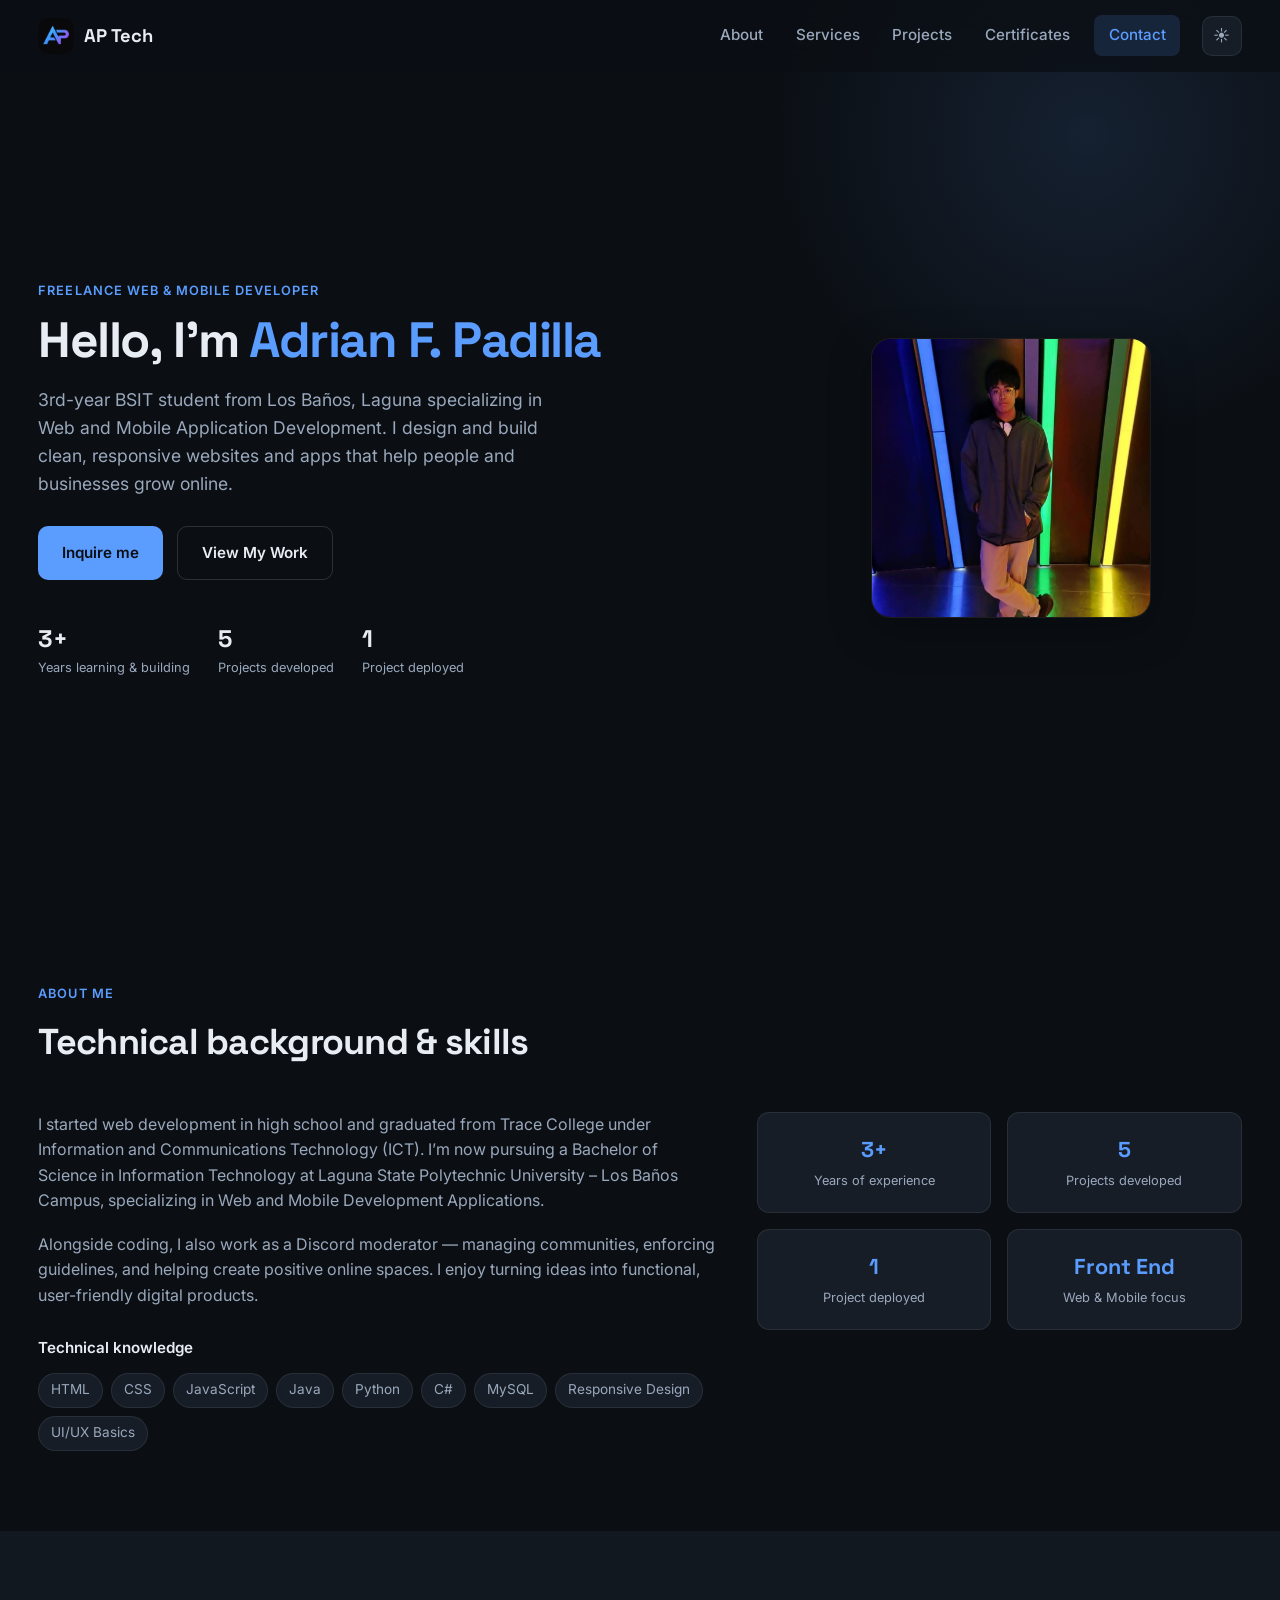
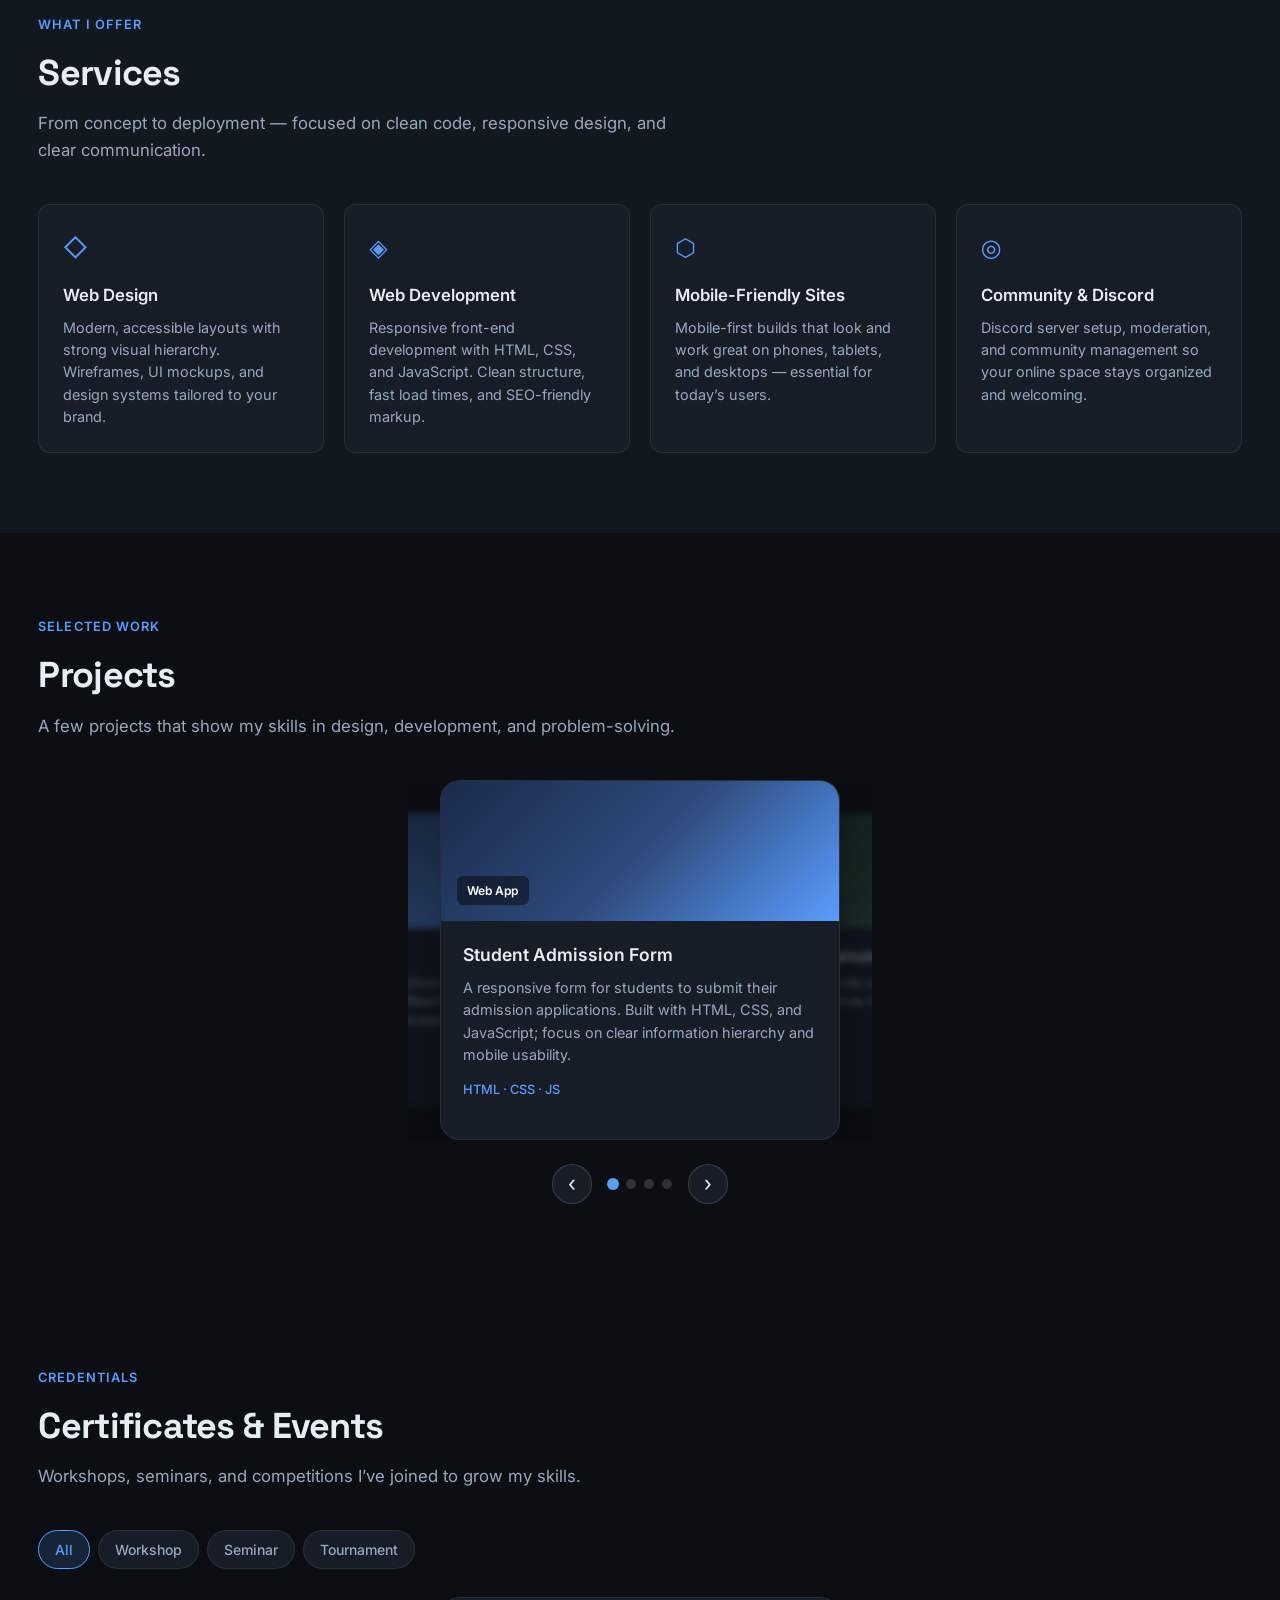
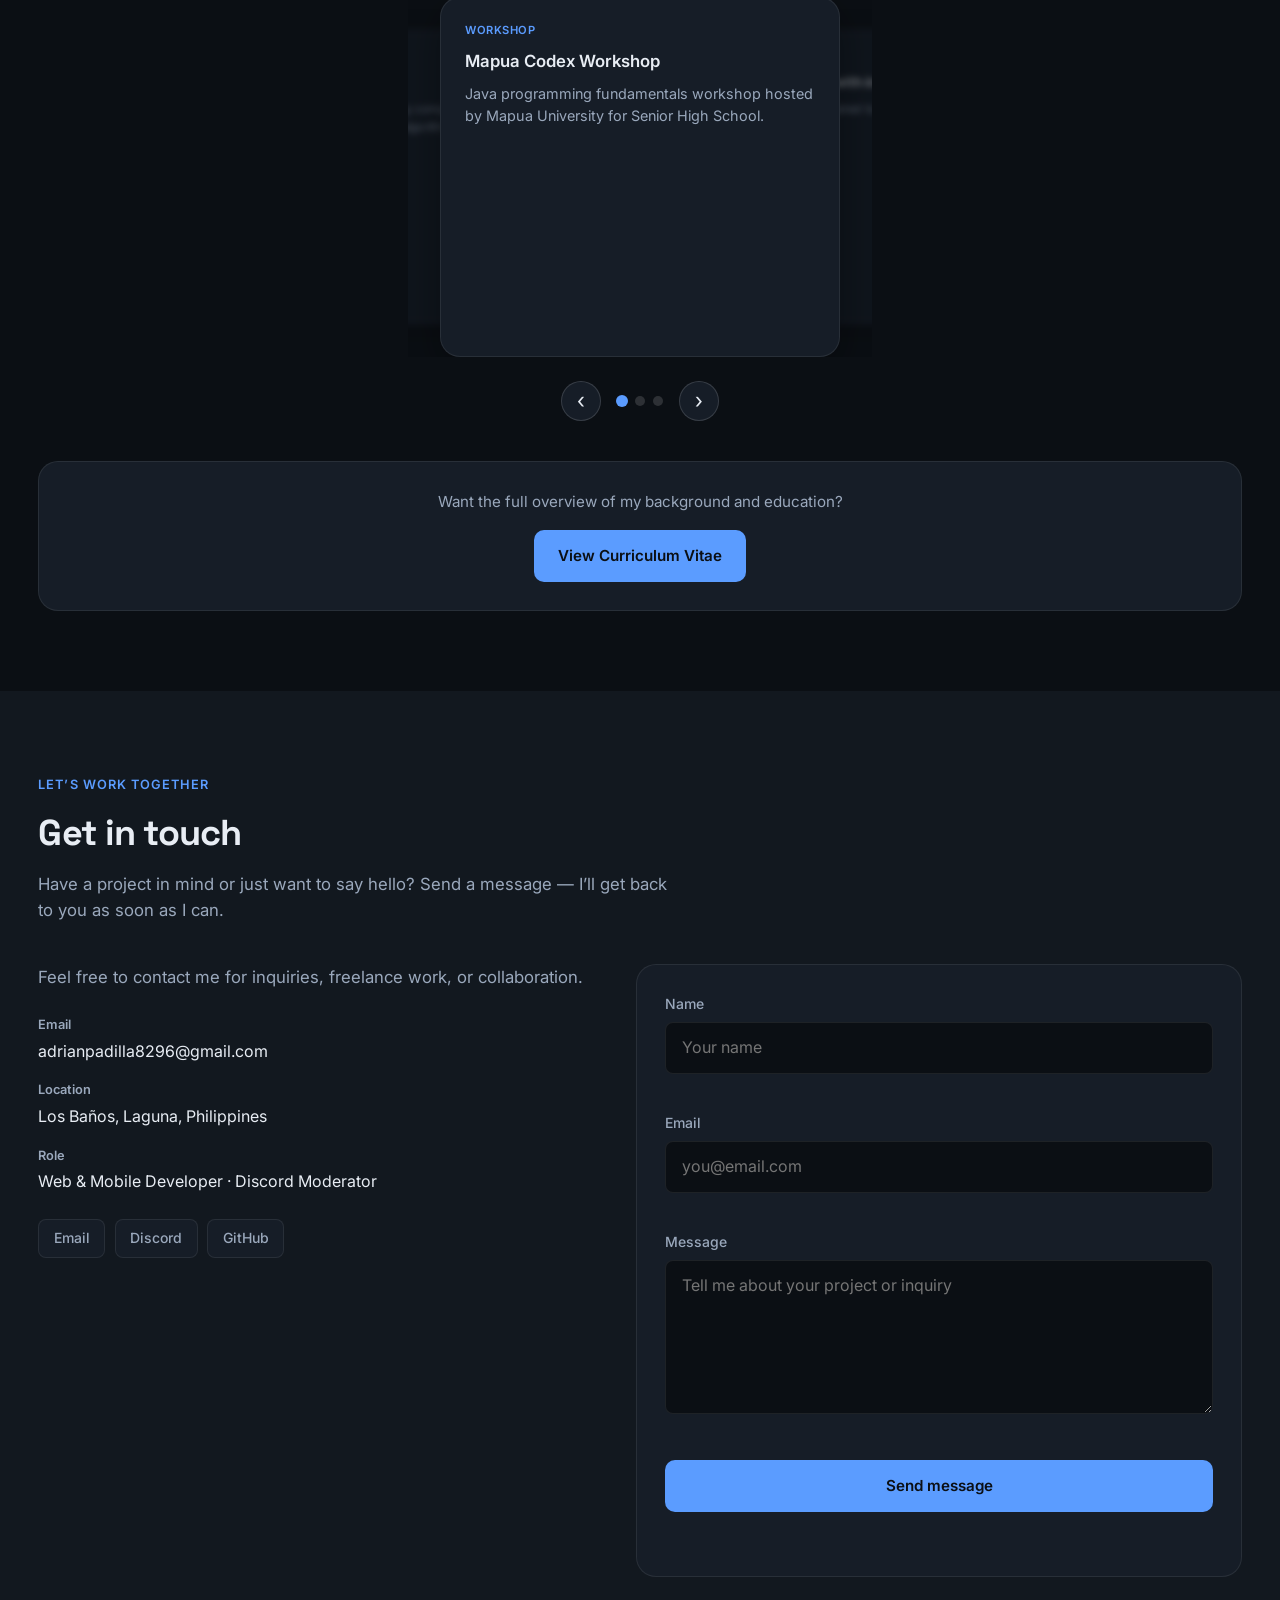
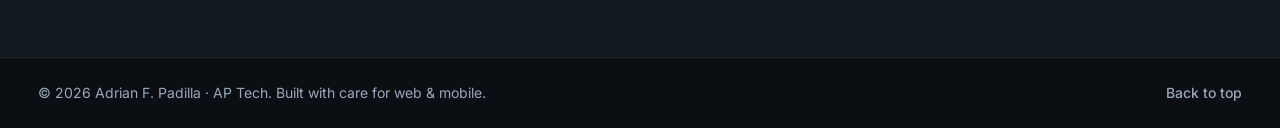
<file: index.html>
<!DOCTYPE html>
<html lang="en" data-theme="dark">
<head>
  <meta charset="UTF-8">
  <meta name="viewport" content="width=device-width, initial-scale=1.0">
  <meta name="description" content="Adrian F. Padilla — Web & Mobile Developer | Freelance Web Designer & Developer based in Los Baños, Laguna.">
  <title>Adrian F. Padilla | Web & Mobile Developer</title>
  <link rel="stylesheet" href="design.css">
  <link rel="icon" type="image/jpeg" href="ap-logo.jpg">
  <link rel="preconnect" href="https://fonts.googleapis.com">
  <link rel="preconnect" href="https://fonts.gstatic.com" crossorigin>
  <link href="https://fonts.googleapis.com/css2?family=Inter:wght@400;500;600;700;800&family=Space+Grotesk:wght@500;600;700&display=swap" rel="stylesheet">
</head>
<body>
  <div id="scroll-progress" aria-hidden="true"></div>

  <header class="site-nav" id="siteNav">
    <div class="nav-inner wrap">
      <a href="#top" class="logo" aria-label="AP Tech home">
        <img src="ap-logo.jpg" alt="AP logo" class="logo-img" width="36" height="36">
        <span class="logo-text">AP Tech</span>
      </a>
      <nav class="links" id="navLinks" aria-label="Main navigation">
        <a href="#about" class="nav-link">About</a>
        <a href="#services" class="nav-link">Services</a>
        <a href="#projects" class="nav-link">Projects</a>
        <a href="#certificates" class="nav-link">Certificates</a>
        <a href="#contact" class="nav-link nav-cta">Contact</a>
      </nav>
      <div class="nav-actions">
        <button type="button" class="theme-toggle" id="themeToggle" aria-label="Toggle light or dark mode" title="Toggle theme">
          <span class="theme-icon theme-icon-sun" aria-hidden="true">☀</span>
          <span class="theme-icon theme-icon-moon" aria-hidden="true">☾</span>
        </button>
        <button class="nav-toggle" id="navToggle" aria-label="Toggle navigation" aria-expanded="false">
          <span></span><span></span><span></span>
        </button>
      </div>
    </div>
  </header>

  <main>
    <section class="hero" id="top">
      <div class="wrap hero-inner">
        <div class="hero-content">
          <p class="eyebrow">Freelance Web & Mobile Developer</p>
          <h1>Hello, I’m <span class="accent">Adrian F. Padilla</span></h1>
          <p class="pitch">
            3rd-year BSIT student from Los Baños, Laguna specializing in Web and Mobile Application Development.
            I design and build clean, responsive websites and apps that help people and businesses grow online.
          </p>
          <div class="hero-actions">
            <a href="#contact" class="btn btn-primary inquire-btn">Inquire me</a>
            <a href="#projects" class="btn btn-ghost work-btn">View My Work</a>
          </div>
          <div class="hero-stats">
            <div class="stat">
              <span class="num">3+</span>
              <span class="label">Years learning & building</span>
            </div>
            <div class="stat">
              <span class="num">5</span>
              <span class="label">Projects developed</span>
            </div>
            <div class="stat">
              <span class="num">1</span>
              <span class="label">Project deployed</span>
            </div>
          </div>
        </div>
        <div class="hero-visual">
          <div class="avatar-card">
            <div class="avatar-placeholder">
              <img src="prof.jpg" alt="Adrian F. Padilla" class="avatar-photo">
            </div>
          </div>
        </div>
      </div>
    </section>

    <section class="section about" id="about">
      <div class="wrap">
        <div class="section-head">
          <p class="eyebrow">About me</p>
          <h2>Technical background & skills</h2>
        </div>
        <div class="about-grid">
          <div class="about-text">
            <p>
              I started web development in high school and graduated from Trace College under
              Information and Communications Technology (ICT). I’m now pursuing a Bachelor of Science
              in Information Technology at Laguna State Polytechnic University – Los Baños Campus,
              specializing in Web and Mobile Development Applications.
            </p>
            <p>
              Alongside coding, I also work as a Discord moderator — managing communities, enforcing
              guidelines, and helping create positive online spaces. I enjoy turning ideas into
              functional, user-friendly digital products.
            </p>
            <div class="skills-block">
              <h3>Technical knowledge</h3>
              <ul class="skill-tags">
                <li>HTML</li>
                <li>CSS</li>
                <li>JavaScript</li>
                <li>Java</li>
                <li>Python</li>
                <li>C#</li>
                <li>MySQL</li>
                <li>Responsive Design</li>
                <li>UI/UX Basics</li>
              </ul>
            </div>
          </div>
          <div class="about-facts">
            <div class="fact-card">
              <div class="num">3+</div>
              <div class="label">Years of experience</div>
            </div>
            <div class="fact-card">
              <div class="num">5</div>
              <div class="label">Projects developed</div>
            </div>
            <div class="fact-card">
              <div class="num">1</div>
              <div class="label">Project deployed</div>
            </div>
            <div class="fact-card">
              <div class="num">Front End</div>
              <div class="label">Web & Mobile focus</div>
            </div>
          </div>
        </div>
      </div>
    </section>

    <section class="section services" id="services">
      <div class="wrap">
        <div class="section-head">
          <p class="eyebrow">What I offer</p>
          <h2>Services</h2>
          <p class="section-desc">From concept to deployment — focused on clean code, responsive design, and clear communication.</p>
        </div>
        <div class="services-grid">
          <article class="service-card">
            <div class="service-icon" aria-hidden="true">◇</div>
            <h3>Web Design</h3>
            <p>Modern, accessible layouts with strong visual hierarchy. Wireframes, UI mockups, and design systems tailored to your brand.</p>
          </article>
          <article class="service-card">
            <div class="service-icon" aria-hidden="true">◈</div>
            <h3>Web Development</h3>
            <p>Responsive front-end development with HTML, CSS, and JavaScript. Clean structure, fast load times, and SEO-friendly markup.</p>
          </article>
          <article class="service-card">
            <div class="service-icon" aria-hidden="true">⬡</div>
            <h3>Mobile-Friendly Sites</h3>
            <p>Mobile-first builds that look and work great on phones, tablets, and desktops — essential for today’s users.</p>
          </article>
          <article class="service-card">
            <div class="service-icon" aria-hidden="true">◎</div>
            <h3>Community & Discord</h3>
            <p>Discord server setup, moderation, and community management so your online space stays organized and welcoming.</p>
          </article>
        </div>
      </div>
    </section>

    <section class="section projects" id="projects">
      <div class="wrap">
        <div class="section-head">
          <p class="eyebrow">Selected work</p>
          <h2>Projects</h2>
          <p class="section-desc">A few projects that show my skills in design, development, and problem-solving.</p>
        </div>
        <div class="carousel" id="projectsCarousel" data-carousel>
          <div class="carousel-viewport">
            <div class="carousel-track">
              <article class="project-card carousel-slide is-active">
                <div class="project-visual project-visual--1">
                  <span class="project-tag">Web App</span>
                </div>
                <div class="project-body">
                  <h3>Student Admission Form</h3>
                  <p>A responsive form for students to submit their admission applications. Built with HTML, CSS, and JavaScript; focus on clear information hierarchy and mobile usability.</p>
                  <div class="project-meta"><span>HTML · CSS · JS</span></div>
                </div>
              </article>
              <article class="project-card carousel-slide">
                <div class="project-visual project-visual--2">
                  <span class="project-tag">Mobile App</span>
                </div>
                <div class="project-body">
                  <h3>Mobile Calculator</h3>
                  <p>A simple mobile calculator app built with Android Studio. Features a clean interface and smooth user experience.</p>
                  <div class="project-meta"><span>Java</span></div>
                </div>
              </article>
              <article class="project-card carousel-slide">
                <div class="project-visual project-visual--3">
                  <span class="project-tag">Mobile App</span>
                </div>
                <div class="project-body">
                  <h3>Mobile Score Board</h3>
                  <p>A mobile app for tracking scores in basketball, built with Android Studio.</p>
                  <div class="project-meta"><span>Java</span></div>
                </div>
              </article>
              <article class="project-card carousel-slide">
                <div class="project-visual project-visual--1">
                  <span class="project-tag">Website</span>
                </div>
                <div class="project-body">
                  <h3>What The App</h3>
                  <p>“WhatTheApp” is a web-based platform that collects, organizes, and displays different technology-related resources in one place.</p>
                  <div class="project-meta"><span>HTML · CSS · JS</span></div>
                </div>
              </article>
            </div>
          </div>
          <div class="carousel-controls">
            <button type="button" class="carousel-btn carousel-prev" aria-label="Previous project">‹</button>
            <div class="carousel-dots" role="tablist" aria-label="Project slides"></div>
            <button type="button" class="carousel-btn carousel-next" aria-label="Next project">›</button>
          </div>
        </div>
      </div>
    </section>

    <section class="section certificates" id="certificates">
      <div class="wrap">
        <div class="section-head">
          <p class="eyebrow">Credentials</p>
          <h2>Certificates & Events</h2>
          <p class="section-desc">Workshops, seminars, and competitions I’ve joined to grow my skills.</p>
        </div>
        <div class="filter-row" id="filterRow" role="group" aria-label="Filter certificates">
          <button type="button" class="filter-btn active" data-filter="all">All</button>
          <button type="button" class="filter-btn" data-filter="workshop">Workshop</button>
          <button type="button" class="filter-btn" data-filter="seminar">Seminar</button>
          <button type="button" class="filter-btn" data-filter="tournament">Tournament</button>
        </div>
        <div class="carousel" id="certsCarousel" data-carousel>
          <div class="carousel-viewport">
            <div class="carousel-track" id="workGrid"></div>
          </div>
          <div class="carousel-controls">
            <button type="button" class="carousel-btn carousel-prev" aria-label="Previous certificate">‹</button>
            <div class="carousel-dots" role="tablist" aria-label="Certificate slides"></div>
            <button type="button" class="carousel-btn carousel-next" aria-label="Next certificate">›</button>
          </div>
        </div>
        <div class="cv-cta">
          <p class="cv-cta-text">Want the full overview of my background and education?</p>
          <a href="Adrian-Padilla-CV.pdf" class="btn btn-primary" target="_blank" rel="noopener">View Curriculum Vitae</a>
        </div>
      </div>
    </section>

    <section class="section contact" id="contact">
      <div class="wrap">
        <div class="section-head">
          <p class="eyebrow">Let’s work together</p>
          <h2>Get in touch</h2>
          <p class="section-desc">Have a project in mind or just want to say hello? Send a message — I’ll get back to you as soon as I can.</p>
        </div>
        <div class="contact-grid">
          <div class="contact-text">
            <p class="contact-lead">Feel free to contact me for inquiries, freelance work, or collaboration.</p>
            <ul class="contact-details">
              <li>
                <strong>Email</strong>
                <a href="mailto:adrianpadilla8296@gmail.com">adrianpadilla8296@gmail.com</a>
              </li>
              <li>
                <strong>Location</strong>
                <span>Los Baños, Laguna, Philippines</span>
              </li>
              <li>
                <strong>Role</strong>
                <span>Web & Mobile Developer · Discord Moderator</span>
              </li>
            </ul>
            <div class="social-list">
              <a href="mailto:adrianpadilla8296@gmail.com" class="social-link">Email</a>
              <a href="#" class="social-link" rel="noopener">Discord</a>
              <a href="#" class="social-link" rel="noopener">GitHub</a>
            </div>
          </div>
          <form class="contact-form" id="contactForm" novalidate>
            <div class="field" id="nameField">
              <label for="nameInput">Name</label>
              <input type="text" id="nameInput" name="name" placeholder="Your name" autocomplete="name" required>
              <div class="err" id="nameErr" role="alert"></div>
            </div>
            <div class="field" id="emailField">
              <label for="emailInput">Email</label>
              <input type="email" id="emailInput" name="email" placeholder="you@email.com" autocomplete="email" required>
              <div class="err" id="emailErr" role="alert"></div>
            </div>
            <div class="field" id="messageField">
              <label for="messageInput">Message</label>
              <textarea id="messageInput" name="message" rows="5" placeholder="Tell me about your project or inquiry" required></textarea>
              <div class="err" id="messageErr" role="alert"></div>
            </div>
            <button type="submit" class="btn btn-primary btn-full">Send message</button>
            <div class="form-status" id="formStatus" role="status" aria-live="polite"></div>
          </form>
        </div>
      </div>
    </section>
  </main>

  <footer class="site-footer">
    <div class="wrap footer-inner">
      <p>© <span id="year"></span> Adrian F. Padilla · AP Tech. Built with care for web & mobile.</p>
      <a href="#top" class="back-top">Back to top</a>
    </div>
  </footer>

  <script src="framework.js"></script>
</body>
</html>
</file>
<file: design.css>
/* ============================================
   AP Tech Portfolio — design.css
   Dark + light themes, carousels (slide / scale / blur)
   ============================================ */

:root,
[data-theme="dark"] {
  --bg: #0b0f14;
  --bg-elevated: #12181f;
  --bg-card: #161d27;
  --border: rgba(255, 255, 255, 0.08);
  --border-strong: rgba(255, 255, 255, 0.14);
  --text: #e8edf4;
  --text-muted: #9aa8bc;
  --accent: #5b9cff;
  --accent-soft: rgba(91, 156, 255, 0.15);
  --accent-hover: #7ab0ff;
  --success: #3dd68c;
  --error: #ff6b7a;
  --nav-bg: rgba(11, 15, 20, 0.75);
  --nav-bg-scrolled: rgba(11, 15, 20, 0.92);
  --shadow: 0 12px 40px rgba(0, 0, 0, 0.35);
  --carousel-side: 0.82;
  --carousel-blur: 4px;
}

[data-theme="light"] {
  --bg: #f4f6fa;
  --bg-elevated: #ffffff;
  --bg-card: #ffffff;
  --border: rgba(15, 23, 42, 0.08);
  --border-strong: rgba(15, 23, 42, 0.16);
  --text: #0f172a;
  --text-muted: #64748b;
  /* Darker blue so accent text stays readable on light backgrounds */
  --accent: #1d4ed8;
  --accent-soft: rgba(29, 78, 216, 0.12);
  --accent-hover: #1e40af;
  --success: #16a34a;
  --error: #dc2626;
  --nav-bg: rgba(244, 246, 250, 0.85);
  --nav-bg-scrolled: rgba(255, 255, 255, 0.95);
  --shadow: 0 12px 40px rgba(15, 23, 42, 0.08);
}

:root {
  --radius: 12px;
  --radius-lg: 20px;
  --nav-h: 72px;
  --font: "Inter", system-ui, -apple-system, sans-serif;
  --font-display: "Space Grotesk", var(--font);
  --transition: 0.2s ease;
}

*,
*::before,
*::after {
  box-sizing: border-box;
  margin: 0;
  padding: 0;
}

html {
  scroll-behavior: smooth;
  scroll-padding-top: calc(var(--nav-h) + 16px);
}

body {
  font-family: var(--font);
  background: var(--bg);
  color: var(--text);
  line-height: 1.6;
  min-height: 100vh;
  -webkit-font-smoothing: antialiased;
  transition: background 0.3s ease, color 0.3s ease;
}

img {
  max-width: 100%;
  height: auto;
  display: block;
}

a {
  color: var(--accent);
  text-decoration: none;
  transition: color var(--transition);
}

a:hover {
  color: var(--accent-hover);
}

ul {
  list-style: none;
}

button,
input,
textarea {
  font: inherit;
  color: inherit;
}

.wrap {
  width: min(1280px, 94%);
  margin-inline: auto;
}

html.menu-open,
body.menu-open {
  overflow: hidden !important;
  touch-action: none !important;
  overscroll-behavior: none;
}

body.menu-open {
  position: fixed;
  width: 100%;
  left: 0;
  right: 0;
}

.section {
  padding: 5rem 0;
}

.section-head {
  margin-bottom: 2.5rem;
  max-width: 640px;
}

.section-head h2 {
  font-family: var(--font-display);
  font-size: clamp(1.75rem, 4vw, 2.25rem);
  font-weight: 700;
  letter-spacing: -0.02em;
  margin-bottom: 0.5rem;
}

.section-desc {
  color: var(--text-muted);
  font-size: 1.05rem;
}

.eyebrow {
  display: inline-block;
  font-size: 0.8rem;
  font-weight: 600;
  letter-spacing: 0.08em;
  text-transform: uppercase;
  color: var(--accent);
  margin-bottom: 0.6rem;
}

#scroll-progress {
  position: fixed;
  top: 0;
  left: 0;
  height: 3px;
  width: 0%;
  background: linear-gradient(90deg, var(--accent), #a78bfa);
  z-index: 1000;
  transition: width 0.05s linear;
}

/* Navigation */
.site-nav {
  position: fixed;
  top: 0;
  left: 0;
  right: 0;
  height: var(--nav-h);
  z-index: 250;
  background: var(--nav-bg);
  backdrop-filter: blur(14px);
  border-bottom: 1px solid transparent;
  transition: border-color var(--transition), background var(--transition);
}

/* Solid header when mobile menu is open so nothing shows through */
body.menu-open .site-nav {
  background: var(--bg);
  backdrop-filter: none;
  border-bottom-color: var(--border);
}

.site-nav.scrolled {
  border-bottom-color: var(--border);
  background: var(--nav-bg-scrolled);
}

.nav-inner {
  display: flex;
  align-items: center;
  justify-content: space-between;
  height: 100%;
  position: relative;
  gap: 1rem;
}

.logo {
  display: flex;
  align-items: center;
  gap: 0.6rem;
  color: var(--text);
  font-family: var(--font-display);
  font-weight: 700;
  font-size: 1.15rem;
  z-index: 2;
  flex-shrink: 0;
}

.logo:hover {
  color: var(--text);
}

.logo-img {
  width: 36px;
  height: 36px;
  border-radius: 10px;
  object-fit: cover;
  background: #000;
}

.nav-actions {
  display: flex;
  align-items: center;
  gap: 0.5rem;
  z-index: 2;
  margin-left: auto;
  flex-shrink: 0;
}

.theme-toggle {
  display: flex;
  align-items: center;
  justify-content: center;
  width: 40px;
  height: 40px;
  border-radius: 10px;
  border: 1px solid var(--border);
  background: var(--bg-card);
  cursor: pointer;
  color: var(--text-muted);
  transition: background var(--transition), color var(--transition), border-color var(--transition);
}

.theme-toggle:hover {
  color: var(--text);
  border-color: var(--border-strong);
}

.theme-icon-moon {
  display: none;
}

[data-theme="light"] .theme-icon-sun {
  display: none;
}

[data-theme="light"] .theme-icon-moon {
  display: inline;
}

.links {
  display: flex;
  align-items: center;
  gap: 0.25rem;
  margin-left: auto;
}

.nav-actions {
  margin-left: 0.35rem;
}

.nav-link {
  color: var(--text-muted);
  font-size: 0.95rem;
  font-weight: 500;
  padding: 0.5rem 0.9rem;
  border-radius: 8px;
  transition: color var(--transition), background var(--transition);
}

.nav-link:hover,
.nav-link.active {
  color: var(--text);
  background: var(--accent-soft);
}

.nav-link.nav-cta {
  background: var(--accent-soft);
  color: var(--accent);
  margin-left: 0.35rem;
}

.nav-link.nav-cta:hover {
  background: rgba(91, 156, 255, 0.25);
  color: var(--accent-hover);
}

.nav-toggle {
  display: none;
  flex-direction: column;
  gap: 5px;
  background: none;
  border: none;
  cursor: pointer;
  padding: 8px;
}

.nav-toggle span {
  display: block;
  width: 22px;
  height: 2px;
  background: var(--text);
  border-radius: 1px;
  transition: transform var(--transition), opacity var(--transition);
}

.nav-toggle[aria-expanded="true"] span:nth-child(1) {
  transform: translateY(7px) rotate(45deg);
}

.nav-toggle[aria-expanded="true"] span:nth-child(2) {
  opacity: 0;
}

.nav-toggle[aria-expanded="true"] span:nth-child(3) {
  transform: translateY(-7px) rotate(-45deg);
}

/* Buttons */
.btn {
  display: inline-flex;
  align-items: center;
  justify-content: center;
  gap: 0.5rem;
  padding: 0.85rem 1.5rem;
  font-weight: 600;
  font-size: 0.95rem;
  border-radius: 10px;
  border: none;
  cursor: pointer;
  transition: background var(--transition), color var(--transition), transform 0.15s ease, box-shadow var(--transition);
}

.btn:active {
  transform: scale(0.98);
}

.btn-primary {
  background: var(--accent);
  color: #fff;
}

[data-theme="dark"] .btn-primary {
  color: #0b0f14;
}

.btn-primary:hover {
  background: var(--accent-hover);
  box-shadow: 0 8px 24px rgba(91, 156, 255, 0.35);
}

.btn-ghost {
  background: transparent;
  color: var(--text);
  border: 1px solid var(--border-strong);
}

.btn-ghost:hover {
  background: var(--accent-soft);
  border-color: var(--text-muted);
  color: var(--text);
}

.btn-full {
  width: 100%;
}

/* Hero */
.hero {
  min-height: 100vh;
  display: flex;
  align-items: center;
  padding: calc(var(--nav-h) + 3rem) 0 4rem;
  position: relative;
  overflow: hidden;
}

.hero::before {
  content: "";
  position: absolute;
  top: -20%;
  right: -10%;
  width: 50%;
  height: 70%;
  background: radial-gradient(ellipse, rgba(91, 156, 255, 0.12), transparent 70%);
  pointer-events: none;
}

.hero-inner {
  display: grid;
  grid-template-columns: 1.2fr 0.8fr;
  gap: 3rem;
  align-items: center;
}

.hero-content h1 {
  font-family: var(--font-display);
  font-size: clamp(2.1rem, 5vw, 3.1rem);
  font-weight: 700;
  line-height: 1.15;
  letter-spacing: -0.03em;
  margin-bottom: 1.1rem;
}

.hero-content .accent {
  color: var(--accent);
}

.pitch {
  color: var(--text-muted);
  font-size: 1.1rem;
  max-width: 520px;
  margin-bottom: 1.75rem;
}

.hero-actions {
  display: flex;
  flex-wrap: wrap;
  gap: 0.85rem;
  margin-bottom: 2.5rem;
}

.hero-stats {
  display: flex;
  flex-wrap: wrap;
  gap: 1.75rem;
}

.hero-stats .stat {
  display: flex;
  flex-direction: column;
}

.hero-stats .num {
  font-family: var(--font-display);
  font-size: 1.5rem;
  font-weight: 700;
  color: var(--text);
}

.hero-stats .label {
  font-size: 0.8rem;
  color: var(--text-muted);
}

.hero-visual {
  display: flex;
  justify-content: center;
}

.avatar-card {
  position: relative;
  width: min(280px, 100%);
}

.avatar-placeholder {
  aspect-ratio: 1;
  border-radius: var(--radius-lg);
  background: #0a0a0a;
  border: 1px solid var(--border);
  display: flex;
  align-items: center;
  justify-content: center;
  overflow: hidden;
  box-shadow: var(--shadow);
}

.avatar-photo {
  width: 100%;
  height: 100%;
  object-fit: cover;
  object-position: center top;
}

.avatar-badge {
  position: absolute;
  bottom: -12px;
  left: 50%;
  transform: translateX(-50%);
  white-space: nowrap;
  background: var(--bg-elevated);
  border: 1px solid var(--border-strong);
  padding: 0.4rem 0.9rem;
  border-radius: 999px;
  font-size: 0.8rem;
  font-weight: 500;
  color: var(--success);
  box-shadow: var(--shadow);
}

/* About */
.about-grid {
  display: grid;
  grid-template-columns: 1.4fr 1fr;
  gap: 2.5rem;
  align-items: start;
}

.about-text p {
  color: var(--text-muted);
  margin-bottom: 1.1rem;
}

.skills-block {
  margin-top: 1.75rem;
}

.skills-block h3 {
  font-size: 0.95rem;
  font-weight: 600;
  margin-bottom: 0.75rem;
}

.skill-tags {
  display: flex;
  flex-wrap: wrap;
  gap: 0.5rem;
}

.skill-tags li {
  background: var(--bg-card);
  border: 1px solid var(--border);
  padding: 0.35rem 0.75rem;
  border-radius: 999px;
  font-size: 0.85rem;
  color: var(--text-muted);
}

.about-facts {
  display: grid;
  grid-template-columns: 1fr 1fr;
  gap: 1rem;
}

.fact-card {
  background: var(--bg-card);
  border: 1px solid var(--border);
  border-radius: var(--radius);
  padding: 1.25rem;
  text-align: center;
}

.fact-card .num {
  font-family: var(--font-display);
  font-size: 1.35rem;
  font-weight: 700;
  color: var(--accent);
  margin-bottom: 0.25rem;
}

.fact-card .label {
  font-size: 0.8rem;
  color: var(--text-muted);
}

/* Services */
.services {
  background: var(--bg-elevated);
}

.services-grid {
  display: grid;
  grid-template-columns: repeat(4, 1fr);
  gap: 1.25rem;
}

.service-card {
  background: var(--bg-card);
  border: 1px solid var(--border);
  border-radius: var(--radius);
  padding: 1.5rem;
  transition: border-color var(--transition), transform var(--transition);
}

.service-card:hover {
  border-color: var(--border-strong);
  transform: translateY(-3px);
}

.service-icon {
  font-size: 1.5rem;
  color: var(--accent);
  margin-bottom: 0.9rem;
}

.service-card h3 {
  font-size: 1.05rem;
  font-weight: 600;
  margin-bottom: 0.5rem;
}

.service-card p {
  font-size: 0.9rem;
  color: var(--text-muted);
  line-height: 1.55;
}

/* ========== Carousel (slide / scale / blur) ========== */
.carousel {
  position: relative;
  display: flex;
  flex-direction: column;
  align-items: center;
  gap: 1.25rem;
  max-width: 100%;
  overflow: hidden;
}

.carousel-viewport {
  width: 100%;
  max-width: 480px;
  overflow: visible;
  perspective: 1000px;
  padding-inline: 0.5rem;
}

.carousel-track {
  display: flex;
  align-items: stretch;
  position: relative;
  width: 100%;
  /* Fixed height prevents page jump when switching slides */
  height: 360px;
  min-height: 360px;
  overflow: hidden;
}

.carousel-slide.project-card,
.carousel-slide.cert-card {
  height: 100%;
  display: flex;
  flex-direction: column;
}

.carousel-slide .project-body {
  flex: 1;
}

.carousel-slide.cert-card {
  overflow-y: auto;
}

.carousel-slide {
  position: absolute;
  left: 50%;
  top: 0;
  width: 100%;
  max-width: 400px;
  margin-left: -200px;
  opacity: 0;
  transform: translateX(60%) scale(0.85);
  filter: blur(var(--carousel-blur));
  pointer-events: none;
  transition:
    transform 0.5s cubic-bezier(0.25, 0.8, 0.25, 1),
    opacity 0.45s ease,
    filter 0.45s ease;
  z-index: 0;
}

.carousel-slide.is-active {
  opacity: 1;
  transform: translateX(0) scale(1);
  filter: blur(0);
  pointer-events: auto;
  z-index: 2;
}

.carousel-slide.is-prev {
  opacity: 0.45;
  transform: translateX(-70%) scale(var(--carousel-side));
  filter: blur(var(--carousel-blur));
  z-index: 1;
}

.carousel-slide.is-next {
  opacity: 0.45;
  transform: translateX(70%) scale(var(--carousel-side));
  filter: blur(var(--carousel-blur));
  z-index: 1;
}

.carousel-controls {
  display: flex;
  align-items: center;
  justify-content: center;
  gap: 1rem;
  width: 100%;
  margin-top: 0.25rem;
}

.carousel-btn {
  position: static;
  flex-shrink: 0;
  width: 40px;
  height: 40px;
  border-radius: 50%;
  border: 1px solid var(--border-strong);
  background: var(--bg-card);
  color: var(--text);
  font-size: 1.35rem;
  line-height: 1;
  cursor: pointer;
  display: flex;
  align-items: center;
  justify-content: center;
  box-shadow: none;
  transition: background var(--transition), border-color var(--transition), color var(--transition);
}

.carousel-btn:hover {
  background: var(--accent);
  border-color: var(--accent);
  color: #fff;
}

[data-theme="dark"] .carousel-btn:hover {
  color: #0b0f14;
}

/* CV under credentials */
.cv-cta {
  margin-top: 2.5rem;
  text-align: center;
  padding: 1.75rem;
  background: var(--bg-card);
  border: 1px solid var(--border);
  border-radius: var(--radius-lg);
}

.cv-cta-text {
  color: var(--text-muted);
  margin-bottom: 1rem;
  font-size: 0.95rem;
}

.carousel-dots {
  display: flex;
  gap: 0.5rem;
  justify-content: center;
  align-items: center;
  flex-wrap: wrap;
}

.carousel-dot {
  width: 10px;
  height: 10px;
  border-radius: 50%;
  border: none;
  background: var(--border-strong);
  cursor: pointer;
  padding: 0;
  transition: background var(--transition), transform var(--transition);
}

.carousel-dot.active {
  background: var(--accent);
  transform: scale(1.2);
}

.carousel-dot:hover {
  background: var(--accent-hover);
}

/* Project cards inside carousel */
.project-card {
  background: var(--bg-card);
  border: 1px solid var(--border);
  border-radius: var(--radius-lg);
  overflow: hidden;
  box-shadow: var(--shadow);
}

.project-visual {
  height: 140px;
  position: relative;
  display: flex;
  align-items: flex-end;
  padding: 1rem;
}

.project-visual--1 {
  background: linear-gradient(135deg, #1a2a4a 0%, #2d4a7a 50%, #5b9cff 100%);
}

.project-visual--2 {
  background: linear-gradient(135deg, #1a2e24 0%, #2a4a3a 50%, #3dd68c 100%);
}

.project-visual--3 {
  background: linear-gradient(135deg, #2a1a3a 0%, #4a2d6a 50%, #a78bfa 100%);
}

.project-tag {
  background: rgba(0, 0, 0, 0.45);
  backdrop-filter: blur(6px);
  padding: 0.3rem 0.65rem;
  border-radius: 6px;
  font-size: 0.75rem;
  font-weight: 600;
  color: #fff;
}

.project-body {
  padding: 1.25rem 1.35rem 1.5rem;
}

.project-body h3 {
  font-size: 1.1rem;
  font-weight: 600;
  margin-bottom: 0.5rem;
}

.project-body p {
  font-size: 0.9rem;
  color: var(--text-muted);
  margin-bottom: 0.85rem;
  line-height: 1.55;
}

.project-meta {
  font-size: 0.8rem;
  color: var(--accent);
  font-weight: 500;
}

/* Certificates filter + cards */
.filter-row {
  display: flex;
  flex-wrap: wrap;
  gap: 0.5rem;
  margin-bottom: 1.75rem;
}

.filter-btn {
  background: var(--bg-card);
  border: 1px solid var(--border);
  color: var(--text-muted);
  padding: 0.45rem 1rem;
  border-radius: 999px;
  font-size: 0.875rem;
  font-weight: 500;
  cursor: pointer;
  transition: background var(--transition), color var(--transition), border-color var(--transition);
}

.filter-btn:hover {
  border-color: var(--border-strong);
  color: var(--text);
}

.filter-btn.active {
  background: var(--accent-soft);
  border-color: var(--accent);
  color: var(--accent);
}

.cert-card {
  background: var(--bg-card);
  border: 1px solid var(--border);
  border-radius: var(--radius-lg);
  padding: 1.5rem;
  box-shadow: var(--shadow);
  min-height: 180px;
}

.cert-type {
  display: inline-block;
  font-size: 0.7rem;
  font-weight: 600;
  text-transform: uppercase;
  letter-spacing: 0.05em;
  color: var(--accent);
  margin-bottom: 0.5rem;
}

.cert-card h3 {
  font-size: 1.05rem;
  font-weight: 600;
  margin-bottom: 0.5rem;
}

.cert-card p {
  font-size: 0.9rem;
  color: var(--text-muted);
  line-height: 1.55;
}

/* Contact */
.contact {
  background: var(--bg-elevated);
}

.contact-grid {
  display: grid;
  grid-template-columns: 1fr 1.1fr;
  gap: 3rem;
  align-items: start;
}

.contact-lead {
  color: var(--text-muted);
  margin-bottom: 1.5rem;
  font-size: 1.05rem;
}

.contact-details {
  margin-bottom: 1.5rem;
}

.contact-details li {
  margin-bottom: 1rem;
}

.contact-details strong {
  display: block;
  font-size: 0.8rem;
  font-weight: 600;
  color: var(--text-muted);
  margin-bottom: 0.2rem;
}

.contact-details a,
.contact-details span {
  color: var(--text);
  font-size: 1rem;
}

.social-list {
  display: flex;
  flex-wrap: wrap;
  gap: 0.6rem;
}

.social-link {
  background: var(--bg-card);
  border: 1px solid var(--border);
  padding: 0.45rem 0.9rem;
  border-radius: 8px;
  font-size: 0.875rem;
  font-weight: 500;
  color: var(--text-muted);
}

.social-link:hover {
  border-color: var(--accent);
  color: var(--accent);
}

.contact-form {
  background: var(--bg-card);
  border: 1px solid var(--border);
  border-radius: var(--radius-lg);
  padding: 1.75rem;
}

.field {
  margin-bottom: 1.15rem;
}

.field label {
  display: block;
  font-size: 0.875rem;
  font-weight: 500;
  margin-bottom: 0.4rem;
  color: var(--text-muted);
}

.field input,
.field textarea {
  width: 100%;
  background: var(--bg);
  border: 1px solid var(--border);
  border-radius: 8px;
  padding: 0.75rem 1rem;
  transition: border-color var(--transition), box-shadow var(--transition);
}

.field input:focus,
.field textarea:focus {
  outline: none;
  border-color: var(--accent);
  box-shadow: 0 0 0 3px var(--accent-soft);
}

.field input.error,
.field textarea.error {
  border-color: var(--error);
}

.err {
  font-size: 0.8rem;
  color: var(--error);
  min-height: 1.2em;
  margin-top: 0.3rem;
}

.form-status {
  margin-top: 1rem;
  font-size: 0.9rem;
  text-align: center;
  min-height: 1.4em;
}

.form-status.success {
  color: var(--success);
}

.form-status.error {
  color: var(--error);
}

/* Footer */
.site-footer {
  border-top: 1px solid var(--border);
  padding: 1.5rem 0;
}

.footer-inner {
  display: flex;
  flex-wrap: wrap;
  align-items: center;
  justify-content: space-between;
  gap: 1rem;
}

.footer-inner p {
  font-size: 0.875rem;
  color: var(--text-muted);
}

.back-top {
  font-size: 0.875rem;
  font-weight: 500;
  color: var(--text-muted);
}

.back-top:hover {
  color: var(--accent);
}

/* Responsive */
@media (max-width: 960px) {
  .hero-inner {
    grid-template-columns: 1fr;
    text-align: center;
  }

  .hero-content .pitch {
    margin-inline: auto;
  }

  .hero-actions {
    justify-content: center;
  }

  .hero-stats {
    justify-content: center;
  }

  .hero-visual {
    order: -1;
  }

  .avatar-card {
    width: min(200px, 70%);
  }

  .about-grid {
    grid-template-columns: 1fr;
  }

  .services-grid {
    grid-template-columns: 1fr 1fr;
  }

  .contact-grid {
    grid-template-columns: 1fr;
  }
}

@media (max-width: 720px) {
  .nav-toggle {
    display: flex;
  }

  .links {
    position: fixed;
    top: var(--nav-h);
    left: 0;
    right: 0;
    bottom: 0;
    /* Semi-transparent so page content shows behind */
    background: rgba(11, 15, 20, 0.72);
    backdrop-filter: blur(14px);
    -webkit-backdrop-filter: blur(14px);
    flex-direction: column;
    justify-content: flex-start;
    padding: 1.25rem 1rem 2rem;
    gap: 0.5rem;
    border-bottom: none;
    transform: translateY(-120%);
    opacity: 0;
    pointer-events: none;
    transition: transform 0.25s ease, opacity 0.25s ease;
    overflow: hidden;
    overscroll-behavior: none;
    touch-action: none;
    z-index: 200;
  }

  [data-theme="light"] .links {
    background: rgba(244, 246, 250, 0.78);
  }

  .links.open {
    transform: translateY(0);
    opacity: 1;
    pointer-events: auto;
  }

  /* Solid link pills so labels stay readable over the blurred page */
  .links .nav-link {
    touch-action: manipulation;
    width: 100%;
    text-align: center;
    padding: 0.95rem 1rem;
    font-size: 1.05rem;
    font-weight: 600;
    color: var(--text);
    background: var(--bg-card);
    border: 1px solid var(--border-strong);
    border-radius: 10px;
    box-shadow: 0 4px 16px rgba(0, 0, 0, 0.25);
  }

  .links .nav-link:hover,
  .links .nav-link.active {
    color: var(--accent);
    background: var(--bg-elevated);
    border-color: var(--accent);
  }

  .links .nav-link.nav-cta {
    margin-left: 0;
    margin-top: 0.35rem;
    background: var(--accent);
    color: #0b0f14;
    border-color: var(--accent);
  }

  [data-theme="light"] .links .nav-link.nav-cta {
    color: #fff;
  }

  .nav-link {
    width: 100%;
    text-align: center;
    padding: 0.85rem;
  }

  .nav-link.nav-cta {
    margin-left: 0;
    margin-top: 0.35rem;
  }

  .services-grid {
    grid-template-columns: 1fr;
  }

  .about-facts {
    grid-template-columns: 1fr 1fr;
  }

  .section {
    padding: 3.5rem 0;
  }

  .carousel-slide {
    margin-left: -50%;
    left: 50%;
    width: 88%;
    max-width: none;
  }

  .carousel-slide.is-prev {
    transform: translateX(-100%) scale(0.8);
  }

  .carousel-slide.is-next {
    transform: translateX(100%) scale(0.8);
  }

  .carousel-viewport {
    max-width: 100%;
    padding-inline: 0.5rem;
  }

  .carousel-track {
    height: 380px;
    min-height: 380px;
  }

  .carousel-btn {
    width: 36px;
    height: 36px;
    font-size: 1.25rem;
  }

  .links {
    margin-left: 0;
  }
}

@media (max-width: 400px) {
  .hero-actions {
    flex-direction: column;
  }

  .btn {
    width: 100%;
  }
}

@media (prefers-reduced-motion: reduce) {
  html {
    scroll-behavior: auto;
  }

  .carousel-slide {
    transition-duration: 0.01ms !important;
  }
}
</file>
